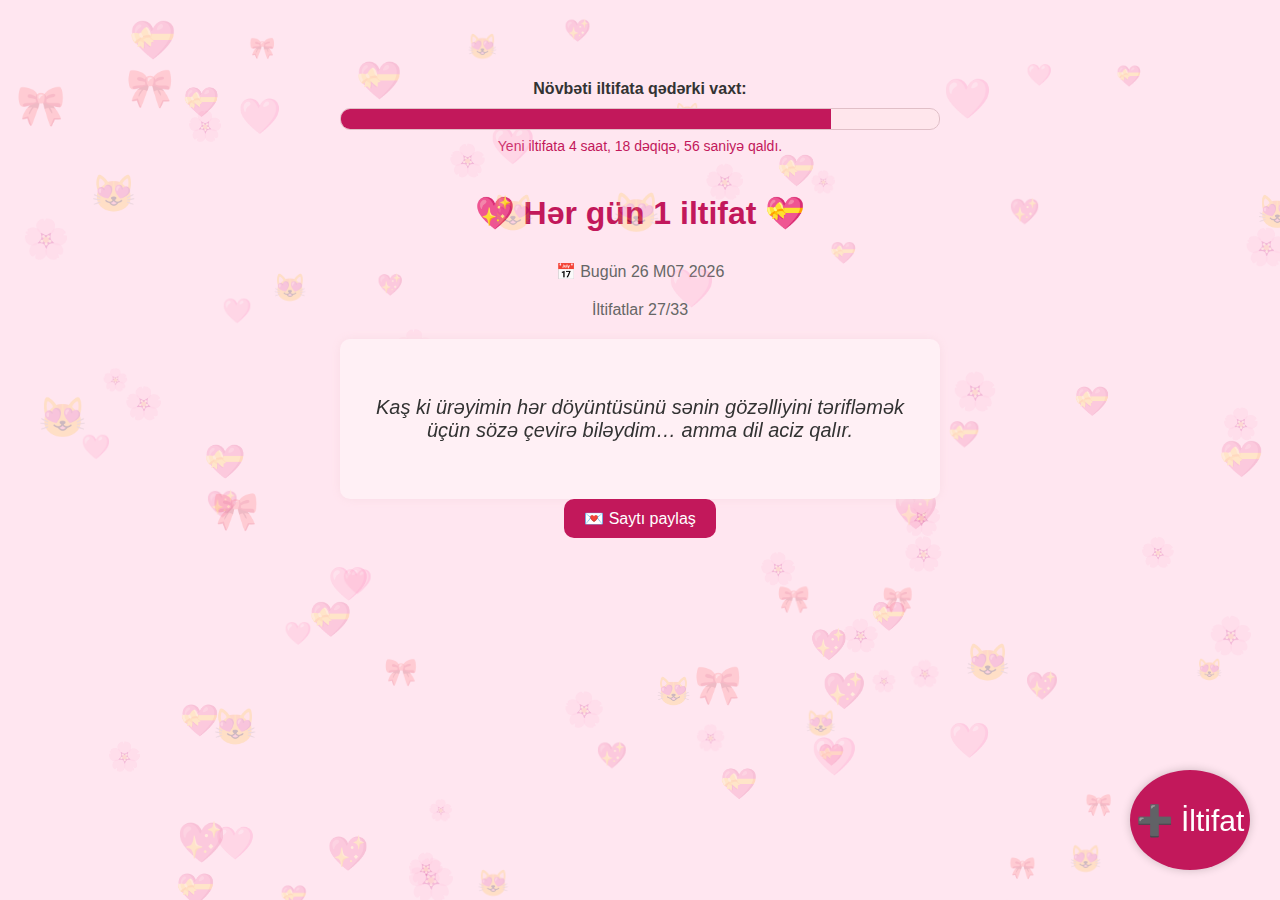
<file: index.html>
<!DOCTYPE html>
<html lang="az">
<head>
  <meta charset="UTF-8">
  <title>Hər gün 1 iltifat</title>
  <style>
    body {
      background: #ffe6f0;
      font-family: 'Segoe UI', sans-serif;
      color: #333;
      padding: 40px;
      text-align: center;
      max-width: 600px;
      margin: auto;
      position: relative;
      z-index: 1;
    }
    
    h1 {
      font-size: 32px;
      color: #c2185b;
      margin-bottom: 30px;
    }
     .share-button {
      text-align: center;
      margin-bottom: 30px;
    }

    .share-button button {
      padding: 10px 20px;
      background-color: #c2185b;
      color: white;
      border: none;
      border-radius: 10px;
      font-size: 16px;
      cursor: pointer;
      transition: 0.3s;
      position: relative;
      z-index: 1;
    }

    .share-button button:hover {
      background-color: #a01048;
    }
    .info {
      font-size: 16px;
      margin-bottom: 20px;
      color: #666;
    }
    .compliment {
      font-size: 20px;
      font-style: italic;
      background: #fff0f5;
      padding: 20px;
      border-radius: 10px;
      box-shadow: 0 0 10px #f9dce5;
      min-height: 120px;
      display: flex;
      align-items: center;
      justify-content: center;
      position: relative;
      z-index: 1;
    }
        .emoji {
      position: fixed;
      z-index: 0;
      user-select: none;
      pointer-events: none;
      opacity: 0.2;
        }
  </style>
  <style>
  #floatingBtn {
    position: fixed;
    bottom: 30px;
    right: 30px;
    width: 120px;
    height: 100px;
    background-color: #c2185b;
    color: white;
    font-size: 30px;
    border-radius: 50%;
    display: flex;
    align-items: center;
    justify-content: center;
    cursor: pointer;
    box-shadow: 0 0 10px rgba(0,0,0,0.2);
    z-index: 999;
  }

  #panel {
    position: fixed;
    bottom: 100px;
    right: 30px;
    width: 600px;
    background: #fff0f5;
    border-radius: 15px;
    box-shadow: 0 4px 12px rgba(0,0,0,0.1);
    padding: 20px;
    display: none;
    z-index: 999;
    max-height: 240vh;
    overflow-y: auto;
    text-align: left;
  }

  #panel textarea {
    width: 100%;
    height: 60px;
    padding: 10px;
    font-size: 14px;
    border-radius: 8px;
    border: 1px solid #ccc;
    resize: none;
    margin-bottom: 10px;
  }

  #panel button {
    padding: 8px 16px;
    background-color: #c2185b;
    color: white;
    border: none;
    border-radius: 8px;
    cursor: pointer;
    font-size: 14px;
  }

  #complimentList {
    padding-left: 20px;
    font-size: 14px;
    color: #444;
  }
  </style>
</head>
<body>
<!-- Üzən düymə -->
<div id="floatingBtn" onclick="togglePanel()">➕ İltifat</div>

<!-- Açılan panel -->
<div id="panel">
  <h3>İltifat əlavə et 💬</h3>
  <textarea id="newCompliment" placeholder="İltifatını buraya yaz... İltifatlarının paylaşılması üçün Insta:@the.real.ali77"></textarea>
  <button onclick="addCompliment()" style="
  margin-top: 10px;
  background:#388E3C;
  color: white;
  border: none;
  padding: 8px 16px;
  border-radius: 8px;
  cursor: pointer;
  font-size: 14px;
  ">➕ Əlavə et</button>
  <button onclick="clearAllCompliments()" style="
  margin-top: 10px;
  background: #C62828;
  color: white;
  border: none;
  padding: 8px 16px;
  border-radius: 8px;
  cursor: pointer;
  font-size: 14px;
">🧹 Hamısını sil</button>
  <hr>
  <h4>Əlavə olunanlar (Sadəcə sənə görünür):</h4>
  <ul id="complimentList"></ul>
</div>
  <link rel="manifest" href="manifest.json">
<div style="margin: 40px 0;">
  <label for="timer" style="font-weight: bold; display: block; margin-bottom: 10px;">
    Növbəti iltifata qədərki vaxt:
  </label>
  <div style="background: #ffe6ec; border-radius: 10px; overflow: hidden; height: 20px; border: 1px solid #e0bfc7; position: relative;
      z-index: 1;">
    <div id="progress" style="height: 100%; width: 0; background: #c2185b; transition: width 1s;"></div>
  </div>
  <div id="countdown" style="margin-top: 8px; font-size: 14px; color: #c2185b;"></div>
</div>
  <h1>💖 Hər gün 1 iltifat 💝</h1>

  <div class="info" id="dayCount">Gün yüklənir...</div>
  <div class="info" id="complimentNumber"></div>
  <div class="compliment" id="compliment">İltifat yüklənir...</div>
  
<div class="share-button">
    <button onclick="shareSite()">💌 Saytı paylaş</button>
</div>
  <script>
  fetch('iltifatlar.json')
    .then(res => res.json())
    .then(compliments => {
      const today = new Date();
      const day = today.getDate();
      const month = today.toLocaleString('az-AZ', { month: 'long' });
      const year = today.getFullYear();

      const index = today.getDate() % compliments.length;

      document.getElementById("dayCount").textContent = `📅 Bugün ${day} ${month} ${year}`;
      document.getElementById("complimentNumber").textContent = ` İltifatlar ${index + 1}/${compliments.length}`;
      document.getElementById("compliment").textContent = compliments[index];
    })
    .catch(error => {
      document.getElementById("compliment").textContent = "İltifatlar yüklənə bilmədi 😢";
      console.error("Xəta:", error);
    });
  function shareSite() {
      const shareData = {
        title: "💖Hər Gün Bir İltifat 💖",
        text: "Nə yəni hər gün bir iltifat?🥺💘",
        url: window.location.href
      };

      if (navigator.share) {
        navigator.share(shareData)
          .then(() => console.log("Paylaşıldı"))
          .catch((err) => console.log("Xəta:", err));
      } else {
        prompt("Linki kopyala və paylaş ✨", window.location.href);
      }
  }
    const emojis = ["🌸", "🎀", "🩷", "😻", "💝", "💖"];
    for (let i = 0; i < 100; i++) {
      const emoji = document.createElement("div");
      emoji.className = "emoji";
      emoji.innerText = emojis[Math.floor(Math.random() * emojis.length)];
      emoji.style.left = Math.random() * 100 + "vw";
      emoji.style.top = Math.random() * 100 + "vh";
      emoji.style.fontSize = (Math.random() * 20 + 20) + "px";
      document.body.appendChild(emoji);
    }
// ... Əvvəlki kodlar

// Günü bitənə qədər progress bar
function updateProgressBar() {
  const now = new Date();
  const endOfDay = new Date();
  endOfDay.setHours(24, 0, 0, 0); // Gecə 12:00

  const total = 24 * 60 * 60 * 1000; // 1 gün = ms
  const passed = now - new Date(now.getFullYear(), now.getMonth(), now.getDate());
  const remaining = endOfDay - now;
  const percent = (passed / total) * 100;

  document.getElementById("progress").style.width = percent + "%";

  const hours = Math.floor(remaining / (1000 * 60 * 60));
  const minutes = Math.floor((remaining % (1000 * 60 * 60)) / (1000 * 60));
  const seconds = Math.floor((remaining % (1000 * 60)) / 1000);

  document.getElementById("countdown").innerText =
    `Yeni iltifata ${hours} saat, ${minutes} dəqiqə, ${seconds} saniyə qaldı.`;
}

// İlk dəfə çağır və hər saniyə yenilə
updateProgressBar();
setInterval(updateProgressBar, 1000);

  if ("serviceWorker" in navigator) {
    navigator.serviceWorker.register("service-worker.js")
      .then(() => console.log("✅ Service Worker qeydiyyatdan keçdi!"))
      .catch(error => console.error("❌ Xəta:", error));
  }
  
function togglePanel() {
  const panel = document.getElementById("panel");
  panel.style.display = (panel.style.display === "none" || panel.style.display === "") ? "block" : "none";
}

// İltifat əlavə et və localStorage-a yaz
function addCompliment() {
  const input = document.getElementById("newCompliment");
  const value = input.value.trim();
  if (value) {
    // İltifatı localStorage-a əlavə et
    let compliments = JSON.parse(localStorage.getItem("customCompliments") || "[]");
    compliments.push(value);
    localStorage.setItem("customCompliments", JSON.stringify(compliments));
    
  
    // HTML-ə əlavə et
    const li = document.createElement("li");
    li.textContent = value;
    document.getElementById("complimentList").appendChild(li);
    input.value = "";
  } else {
    alert("Zəhmət olmasa boş göndərmə 🙃");
  }
}
    function clearAllCompliments() {
  if (confirm("Əminsən? Bütün əlavə etdiyin iltifatlar silinəcək!")) {
    localStorage.removeItem("customCompliments");
    alert("Bütün əlavə olunan iltifatlar silindi. (Dəyişikliklər üçün səhifəni yenilə)");
  }
    }

// Sayt yüklənəndə daha əvvəl yazılanları göstər
window.addEventListener("DOMContentLoaded", () => {
  const compliments = JSON.parse(localStorage.getItem("customCompliments") || "[]");
  const list = document.getElementById("complimentList");
  compliments.forEach(text => {
    const li = document.createElement("li");
    li.textContent = text;
    list.appendChild(li);
  });
});
</script>
</body>
</html>
</file>
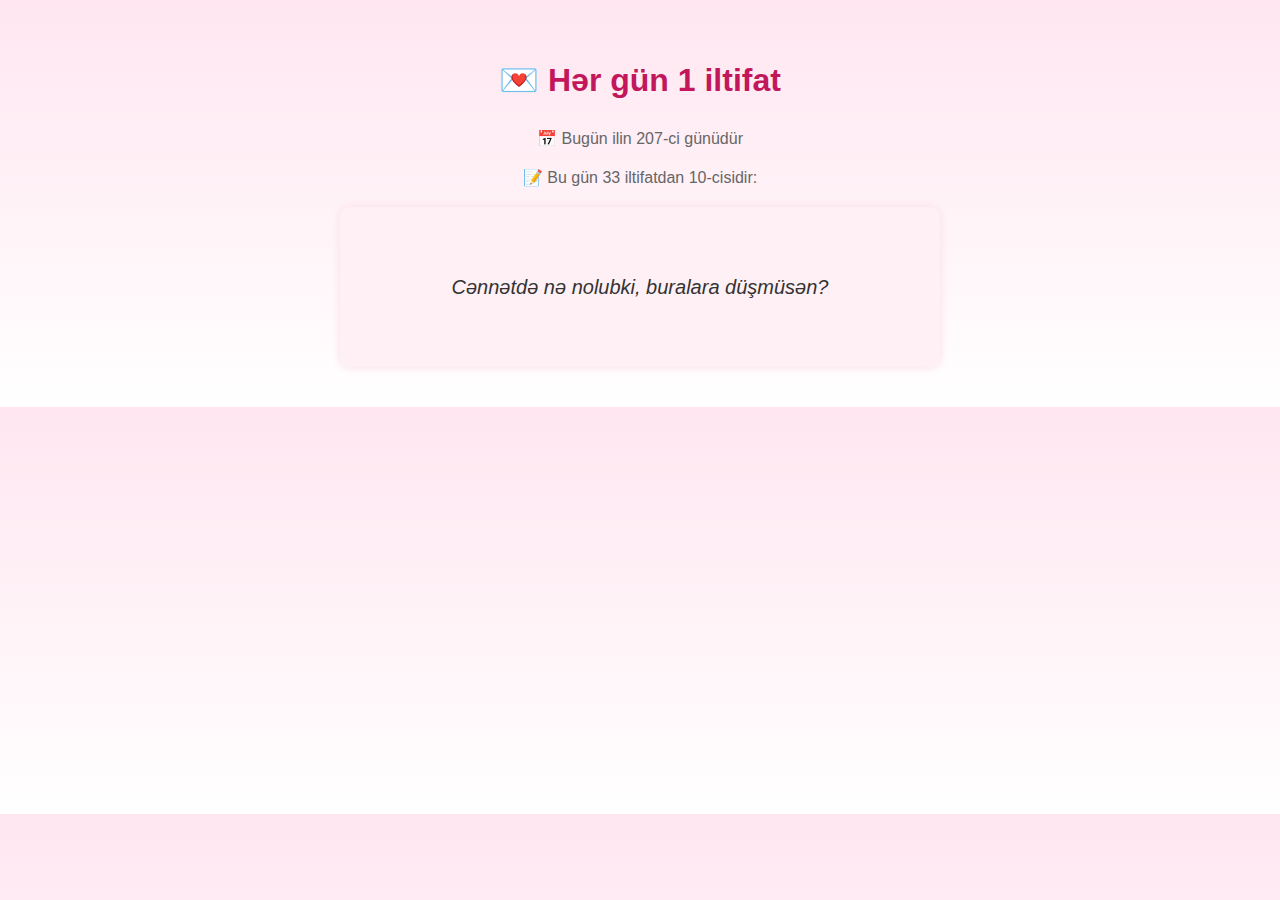
<file: intex.html>
<!DOCTYPE html>
<html lang="az">
<head>
  <meta charset="UTF-8">
  <title>Hər gün 1 iltifat</title>
  <style>
    body {
      background: linear-gradient(to top, #ffffff, #ffe6f0);
      font-family: 'Segoe UI', sans-serif;
      color: #333;
      padding: 40px;
      text-align: center;
      max-width: 600px;
      margin: auto;
    }
    h1 {
      font-size: 32px;
      color: #c2185b;
      margin-bottom: 30px;
    }
    .info {
      font-size: 16px;
      margin-bottom: 20px;
      color: #666;
    }
    .compliment {
      font-size: 20px;
      font-style: italic;
      background: #fff0f5;
      padding: 20px;
      border-radius: 10px;
      box-shadow: 0 0 10px #f9dce5;
      min-height: 120px;
      display: flex;
      align-items: center;
      justify-content: center;
    }
  </style>
</head>
<body>

  <h1>💌 Hər gün 1 iltifat</h1>

  <div class="info" id="dayCount">Gün yüklənir...</div>
  <div class="info" id="complimentNumber"></div>
  <div class="compliment" id="compliment">İltifat yüklənir...</div>

  <script>
    fetch('iltifatlar.json')
      .then(res => res.json())
      .then(compliments => {
        const today = new Date();
        const start = new Date(today.getFullYear(), 0, 0);
        const diff = today - start;
        const oneDay = 1000 * 60 * 60 * 24;
        const dayOfYear = Math.floor(diff / oneDay);

        const index = dayOfYear % compliments.length;

        document.getElementById("dayCount").textContent = `📅 Bugün ilin ${dayOfYear}-ci günüdür`;
        document.getElementById("complimentNumber").textContent = `📝 Bu gün ${compliments.length} iltifatdan ${index + 1}-cisidir:`;
        document.getElementById("compliment").textContent = compliments[index];
      })
      .catch(error => {
        document.getElementById("compliment").textContent = "İltifatlar yüklənə bilmədi 😢";
        console.error("Xəta:", error);
      });
  </script>

</body>
</html>
</file>
